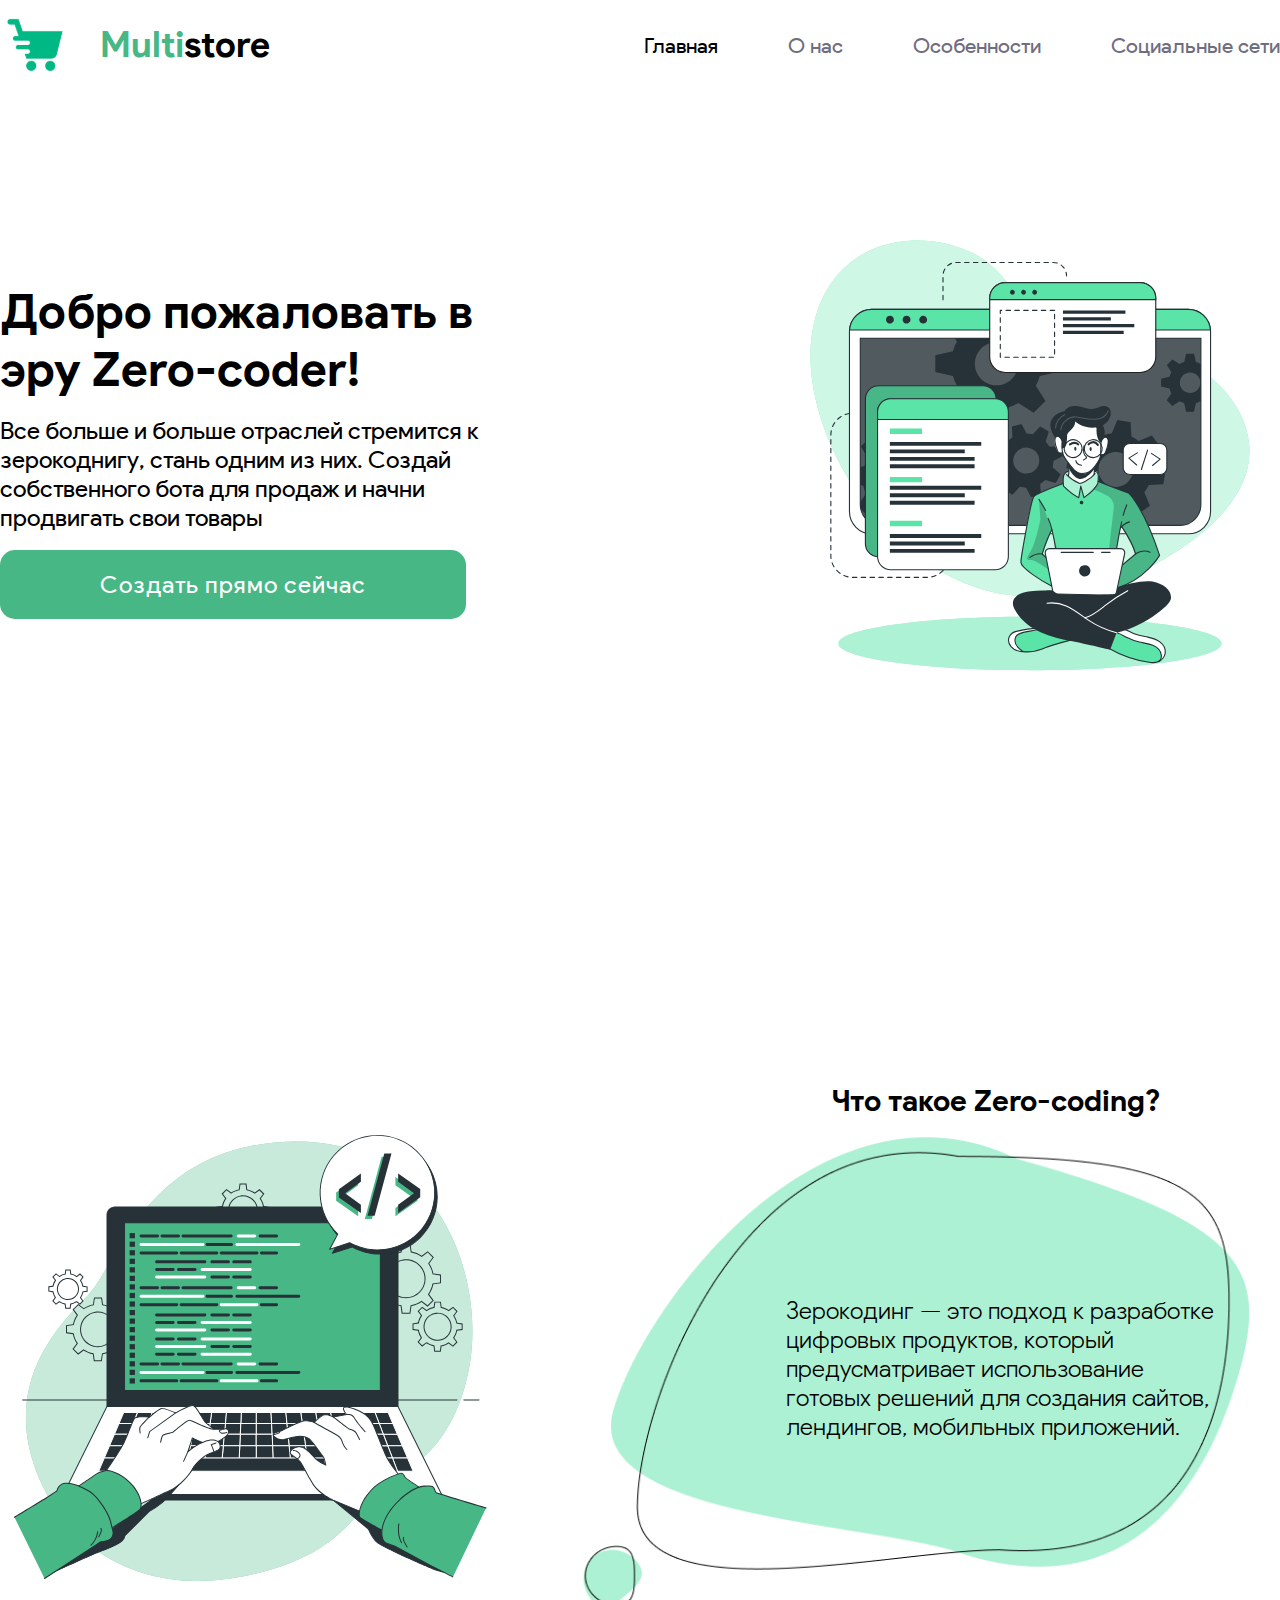
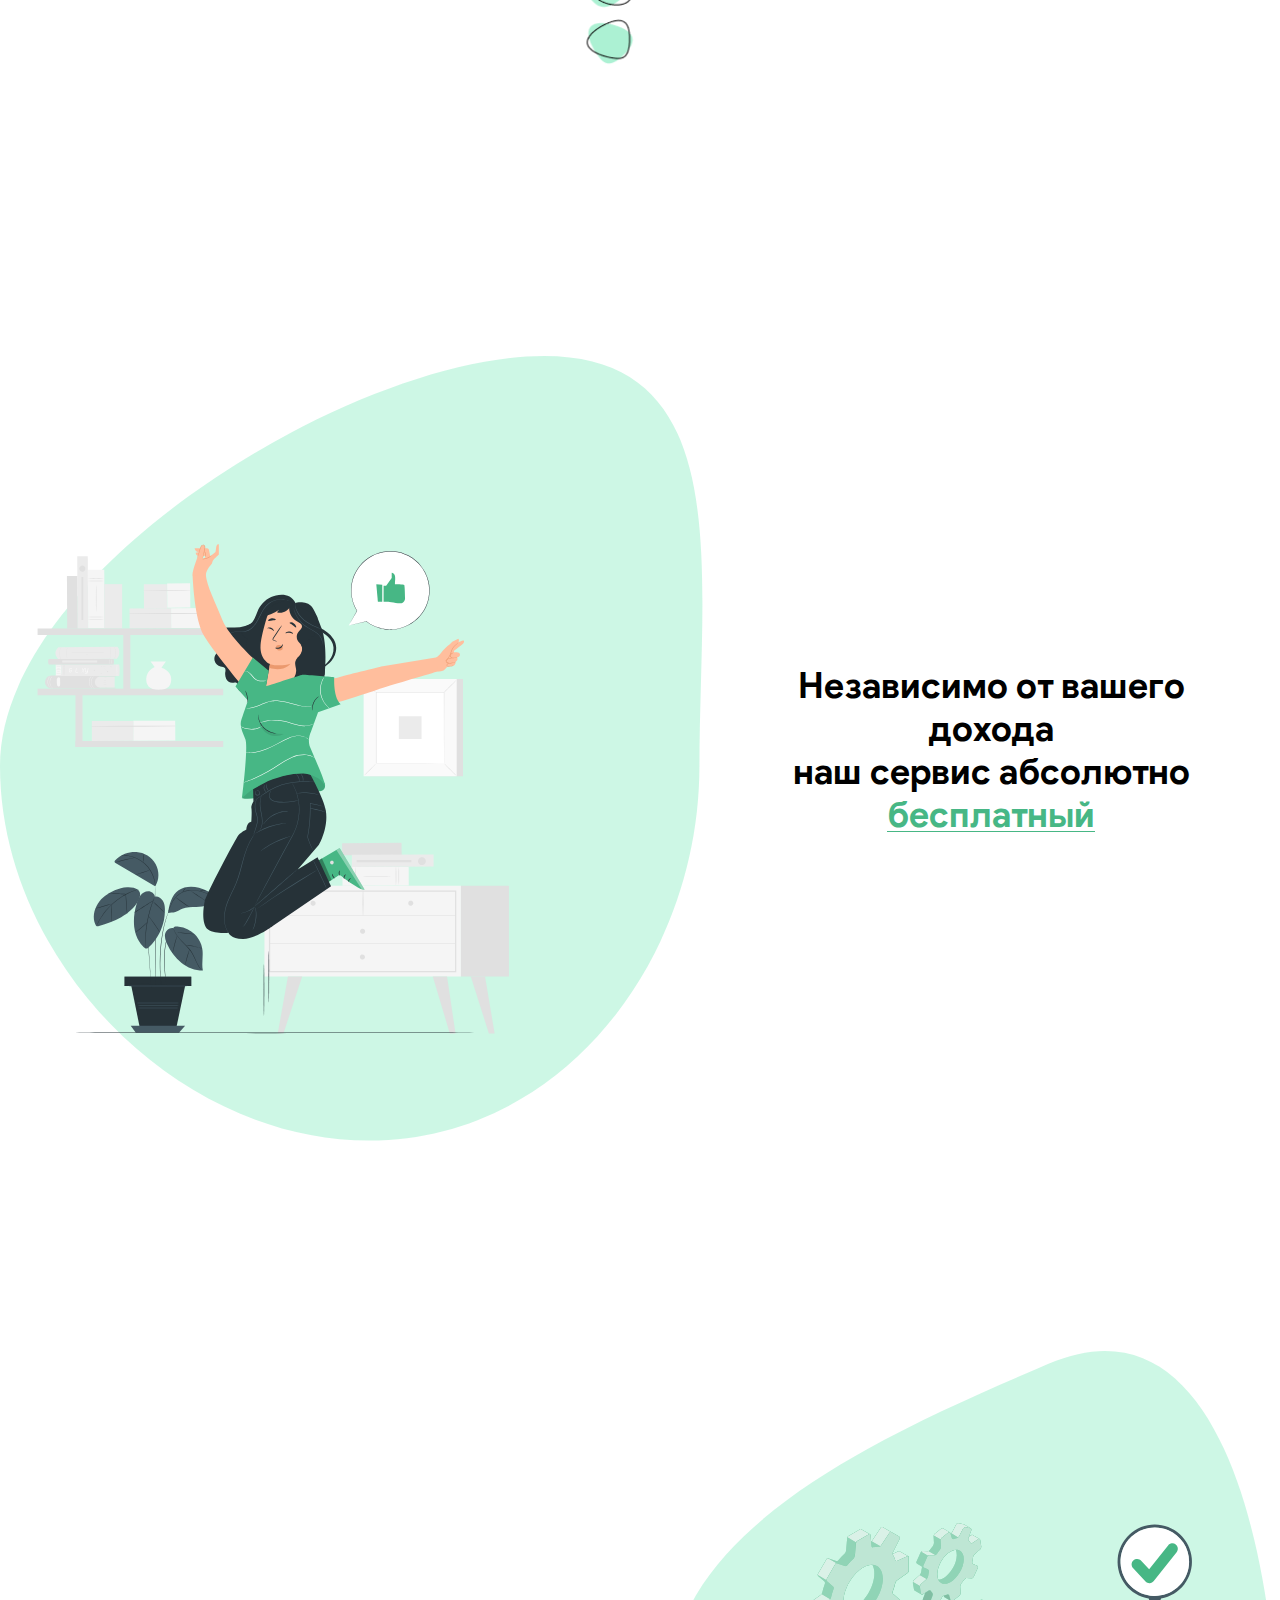
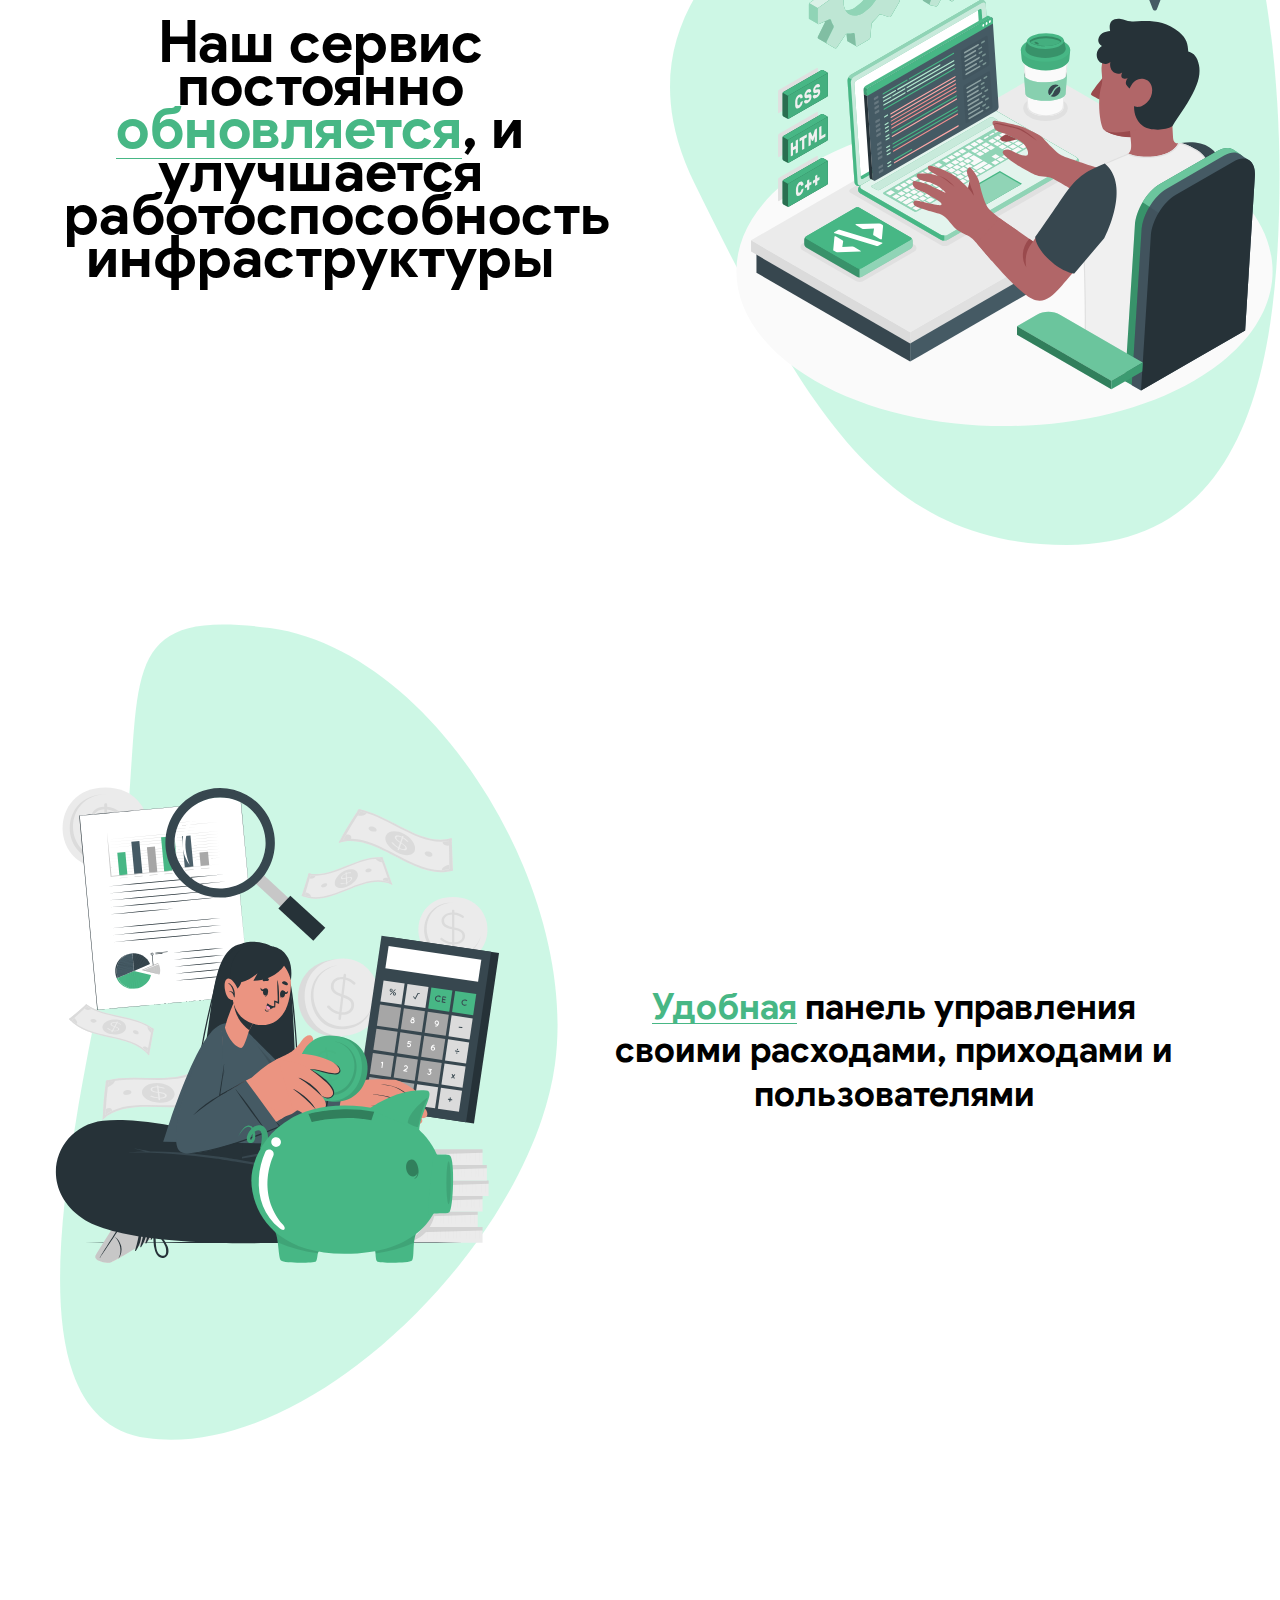
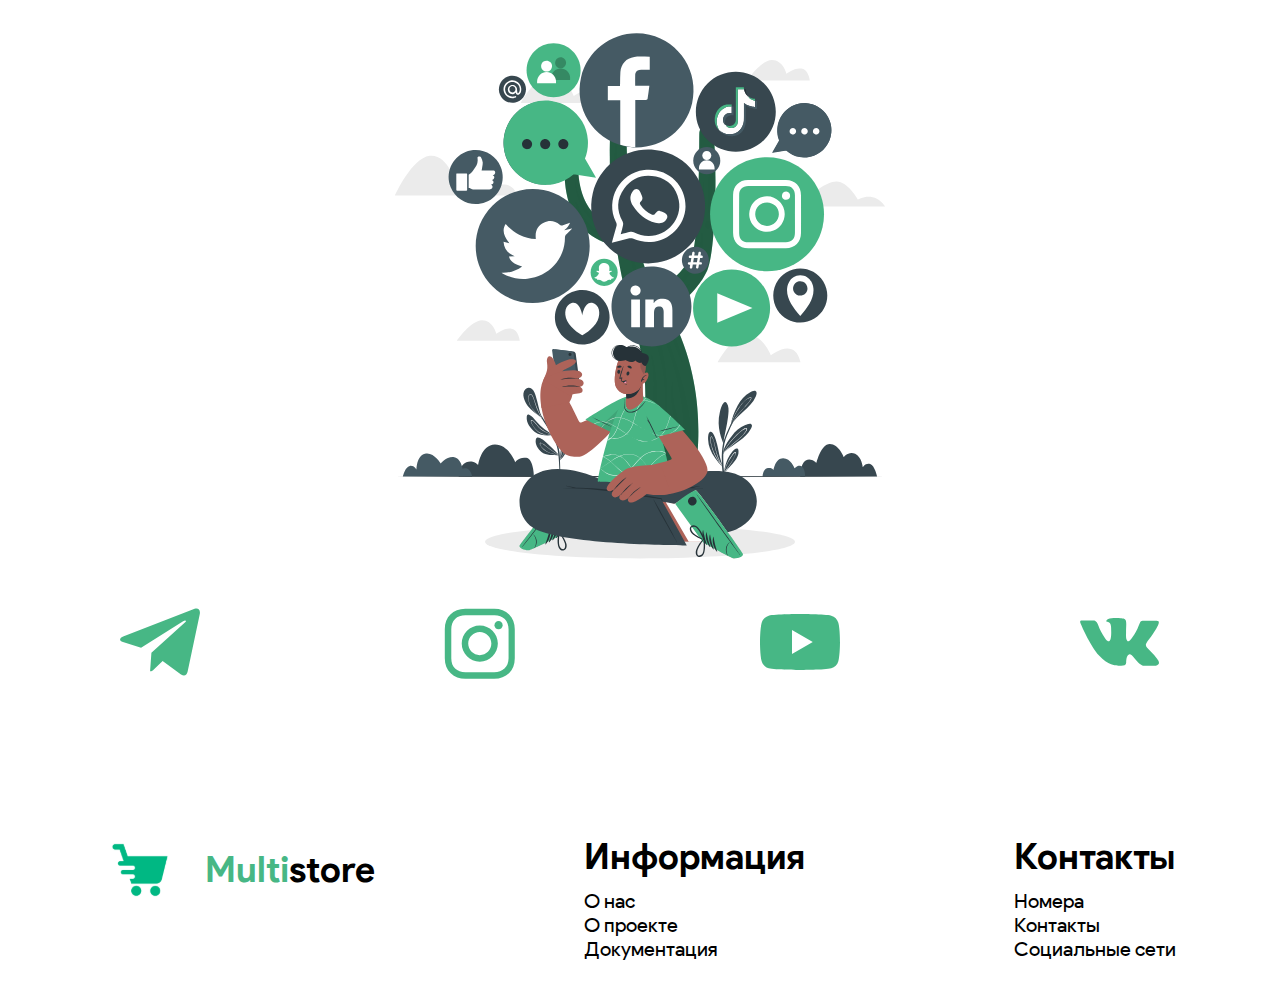
<file: index.html>
<!DOCTYPE html>
<html lang="en">
  <head>
    <meta charset="UTF-8" />
    <meta http-equiv="X-UA-Compatible" content="IE=edge" />
    <meta name="viewport" content="width=device-width, initial-scale=1.0" />
    <title>Multishop</title>
    <link rel="stylesheet" href="assets/css/style.css" />
  </head>
  <body>
    <nav class="nav__fixed">
      <header class="site-header container header-fixed">
        <a href="#" class="logo">
          <img src="assets/images/logo.svg" alt="logo img" class="logo-img" />
          <p class="logo-text">Multi<span>store</span></p>
        </a>
        <ul class="navigation">
          <li><a href="#home" class="site-menu active">Главная</a></li>
          <li><a href="#about" class="site-menu">О нас</a></li>
          <li><a href="#peculiarities" class="site-menu">Особенности</a></li>
          <li><a href="#social" class="site-menu">Социальные сети</a></li>
        </ul>
      </header>
    </nav>
    <main class="main container">
      <section class="welcome" id="home">
        <div class="welcome-info">
          <h2 class="welcome-info-title">
            Добро пожаловать в <br />
            эру Zero-coder!
          </h2>
          <p class="welcome-info-desc">
            Все больше и больше отраслей стремится к зерокоднигу, стань одним из
            них. Создай собственного бота для продаж и начни продвигать свои
            товары
          </p>
          <a href="assets/pages/singin.html" class="btn btn-welcome"
            >Создать прямо сейчас</a
          >
        </div>
        <div class="welcome-img-box">
          <img
            src="assets/images/Developer activity-bro 1.svg"
            alt="Developer activity-bro"
            class="welcome-img"
          />
        </div>
      </section>
      <section id="about" class="about">
        <h2 class="about-title">
          Что такое <br />
          Zero-coding?
        </h2>
        <div class="about-info-box">
          <div class="about-img-box">
            <img
              src="assets/images/Hand coding-bro 1.svg"
              alt="coding bro"
              class="about-img"
            />
          </div>
          <div class="about-info">
            <p class="about-info-desc">
              Зерокодинг — это подход к разработке цифровых продуктов, который
              предусматривает использование готовых решений для создания сайтов,
              лендингов, мобильных приложений.
            </p>
          </div>
        </div>
      </section>
      <section id="peculiarities" class="peculiarities">
        <div class="free">
          <div class="free-img-box">
            <img src="assets/images/illustration.svg" alt="" />
          </div>
          <div class="free-info">
            <p>
              Независимо от вашего дохода <br />
              наш сервис абсолютно
              <span class="link-span">бесплатный</span>
            </p>
          </div>
        </div>
        <div class="updates">
          <div class="updates-info">
            <p class="updates-info-desc">
              Наш сервис постоянно <span class="link-span">обновляется</span>, и
              улучшается работоспособность инфраструктуры
            </p>
          </div>
          <div class="updates-img-box">
            <img src="assets/images/coder-bro.svg" alt="coder" />
          </div>
        </div>
        <div class="convenience">
          <div class="convenience-img">
            <img src="assets/images/money.svg" alt="finance" />
          </div>
          <div class="convenience-info">
            <p class="convenience-info-desc">
              <span class="link-span">Удобная</span> панель управления своими
              расходами, приходами и пользователями
            </p>
          </div>
        </div>
      </section>
      <section id="social" class="social">
        <div class="social-img-box">
          <img src="assets/images/Social tree-cuate 1.svg" alt="social" />
        </div>
        <div class="social-links">
          <div>
              <a href="#">
                <img src="assets/images/Vector.svg" alt="telegram" />
              </a>
            <p>Telegram</p>
          </div>
          <div>
            <a href="#">
              <img src="assets/images/Vector-1.svg" alt="Instagram" />
            </a>
          <p>Instagram</p>
        </div>
        <div>
          <a href="#">
            <img src="assets/images/Vector-2.svg" alt="Youtube" />
          </a>
        <p>YouTube</p>
      </div>
      <div>
        <a href="#">
          <img src="assets/images/Vector-3.svg" alt="Vkontakte" />
        </a>
      <p>Vkontakte</p>
    </div>
        </div>
      </section>
    </main>
    <footer class="container">
      <a href="#" class="logo">
        <img src="assets/images/logo.svg" alt="logo img" class="logo-img" />
        <p class="logo-text">Multi<span>store</span></p>
      </a>
      <div class="ft-nav-1">
        <h3 class="ft-heading">Информация</h3>
        <ul class="ft-nav">
          <li><a href="#" class="link-hover">О нас</a></li>
          <li><a href="#" class="link-hover">О проекте</a></li>
          <li><a href="#" class="link-hover">Документация</a></li>
        </ul>
      </div>
      <div class="ft-nav-2">
        <h3 class="ft-heading">Контакты</h3>
        <ul class="ft-nav">
          <li><a href="#" class="link-hover">Номера</a></li>
          <li><a href="#" class="link-hover">Контакты</a></li>
          <li><a href="#" class="link-hover">Социальные сети</a></li>
        </ul>
      </div>
    </footer>

    <script src="assets/js/app.js"></script>
  </body>
</html>
</file>
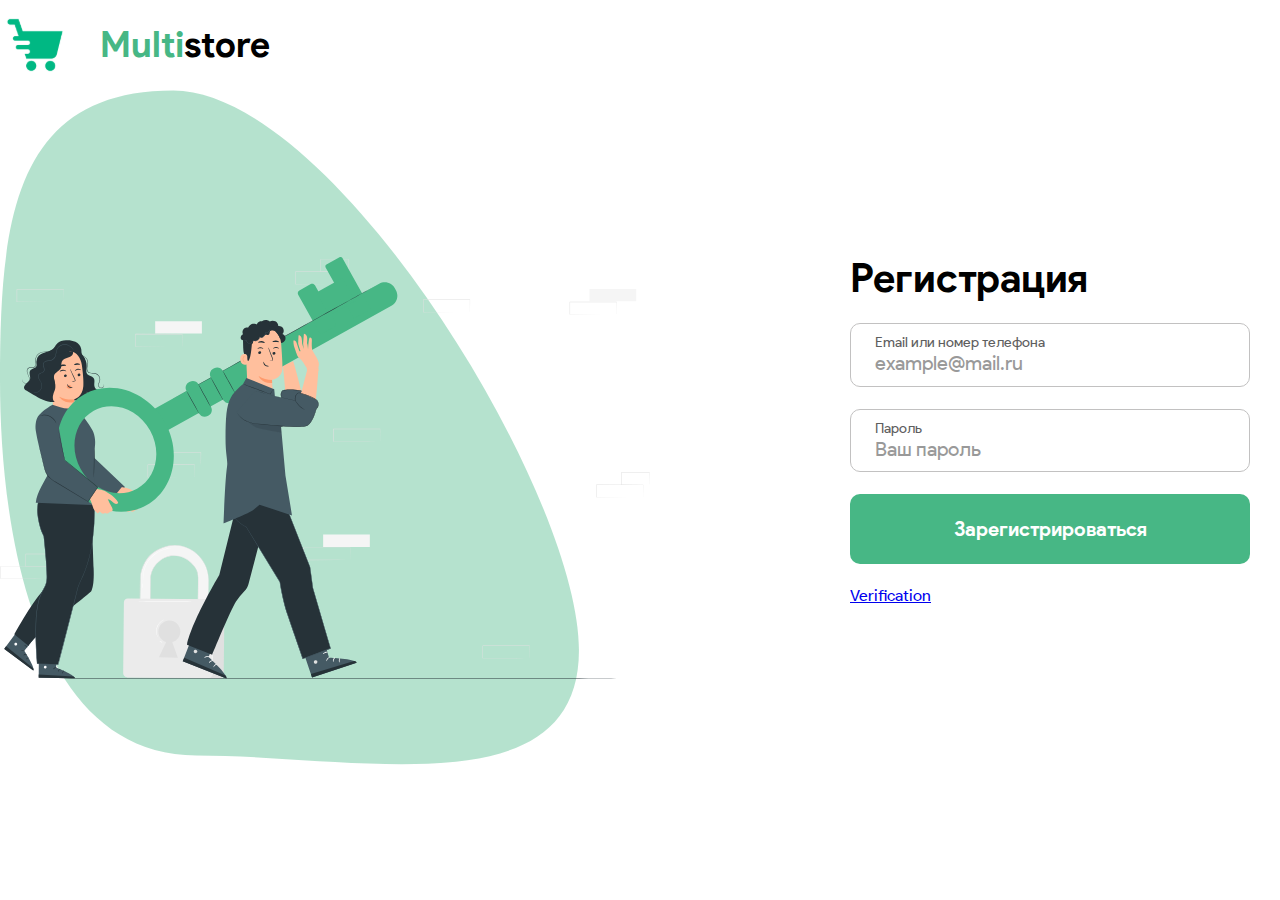
<file: assets/pages/signup.html>
<!DOCTYPE html>
<html lang="en">
  <head>
    <meta charset="UTF-8" />
    <meta http-equiv="X-UA-Compatible" content="IE=edge" />
    <meta name="viewport" content="width=device-width, initial-scale=1.0" />
    <title>Sign In</title>
    <link rel="stylesheet" href="../css/style.css" />
  </head>
  <body>
    <div class="wrapper signup">
      <header class="site-header container">
        <a href="#" class="logo">
          <img src="../images/logo.svg" alt="logo img" class="logo-img" />
          <p class="logo-text">Multi<span>store</span></p>
        </a>
      </header>

      <main class="account__main container">
        <div class="account__illustration">
          <img
            width="650"
            src="../images/Signin/illustration.svg"
            alt="illustration"
          />
        </div>
        <div class="account__main-info">
          <h2 class="account__main-heading">Регистрация</h2>
          <form class="account__form">
            <div class="account__input-control">
              <label for="email">Email или номер телефона</label>
              <input type="email" placeholder="example@mail.ru" />
            </div>
            <div class="account__input-control">
              <label for="password">Пароль</label>
              <input type="password" placeholder="Ваш пароль" />
            </div>
            <button class="btn submit">Зарегистрироваться</button>
            <a href="verification.html" target="_blank">Verification</a>
          </form>
        </div>
      </main>
    </div>
  </body>
</html>
</file>
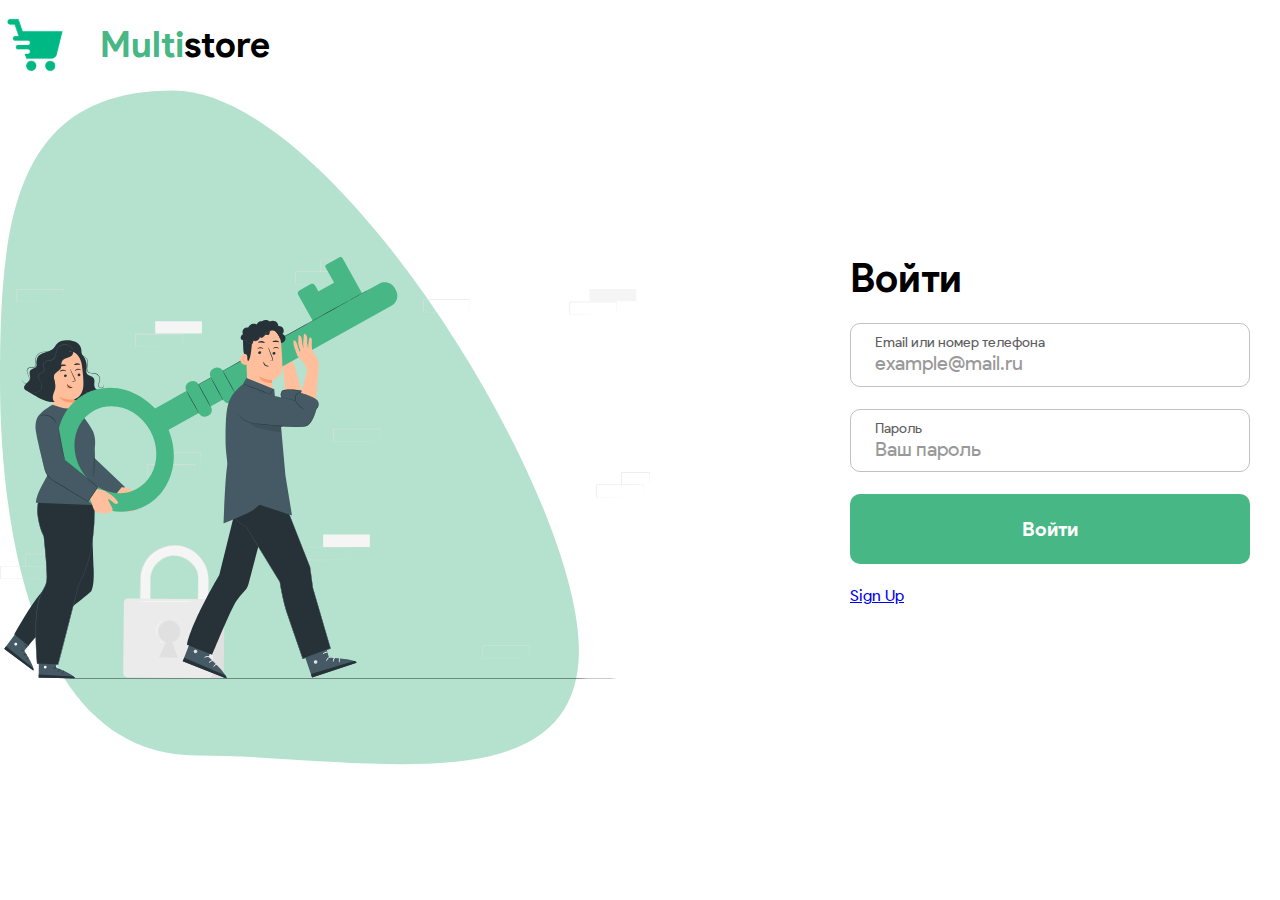
<file: assets/pages/singin.html>
<!DOCTYPE html>
<html lang="en">
  <head>
    <meta charset="UTF-8" />
    <meta http-equiv="X-UA-Compatible" content="IE=edge" />
    <meta name="viewport" content="width=device-width, initial-scale=1.0" />
    <title>Sign In</title>
    <link rel="stylesheet" href="../css/style.css" />
  </head>
  <body>
    <div class="wrapper signin">
      <header class="site-header container">
        <a href="#" class="logo">
          <img src="../images/logo.svg" alt="logo img" class="logo-img" />
          <p class="logo-text">Multi<span>store</span></p>
        </a>
      </header>

      <main class="account__main container">
        <div class="account__illustration">
          <img
            width="650"
            src="../images/Signin/illustration.svg"
            alt="illustration"
          />
        </div>
        <div class="account__main-info">
          <h2 class="account__main-heading">Войти</h2>
          <form class="account__form">
            <div class="account__input-control">
              <label for="email">Email или номер телефона</label>
              <input type="email" placeholder="example@mail.ru" />
            </div>
            <div class="account__input-control">
              <label for="password">Пароль</label>
              <input type="password" placeholder="Ваш пароль" />
            </div>
            <button class="btn submit">Войти</button>
            <a href="signup.html">Sign Up</a>
          </form>
        </div>
      </main>
    </div>
  </body>
</html>
</file>
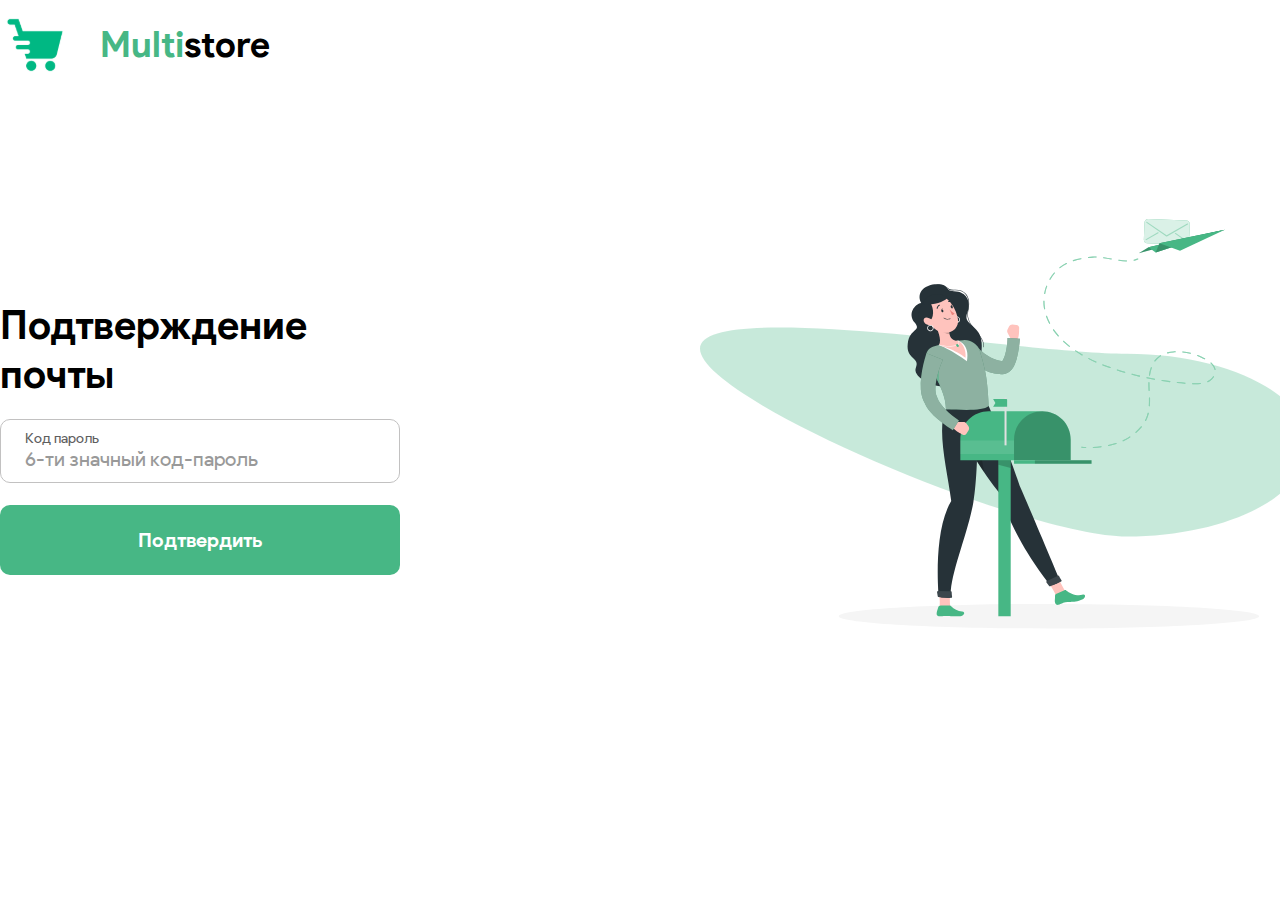
<file: assets/pages/verification.html>
<!DOCTYPE html>
<html lang="en">
  <head>
    <meta charset="UTF-8" />
    <meta http-equiv="X-UA-Compatible" content="IE=edge" />
    <meta name="viewport" content="width=device-width, initial-scale=1.0" />
    <title>Document</title>
    <link rel="stylesheet" href="../css/style.css" />
  </head>
  <body>
    <div class="wrapper verification">
      <header class="site-header container">
        <a href="#" class="logo">
          <img src="../images/logo.svg" alt="logo img" class="logo-img" />
          <p class="logo-text">Multi<span>store</span></p>
        </a>
      </header>

      <main class="account__main container">
        <div class="account__main-info">
          <h2 class="account__main-heading">Подтверждение почты</h2>
          <form class="account__form">
            <div class="account__input-control">
              <label for="email">Код пароль</label>
              <input type="email" placeholder="6-ти значный код-пароль" />
            </div>
            <button class="btn submit">Подтвердить</button>
          </form>
        </div>
        <div class="account__illustration">
          <img
            width="620"
            src="../images/Verification/illustration.svg"
            alt="illustration"
          />
        </div>
      </main>
      <a href="dashboard/categories.html"></a>
    </div>
  </body>
</html>
</file>
<file: assets/css/style.css>
@font-face {
  font-family: "Product Sans";
  src: url("../fonts/ProductSans-Medium.woff2") format("woff2"),
    url("../fonts/ProductSans-Medium.woff") format("woff");
  font-weight: 500;
  font-style: normal;
  font-display: swap;
}

@font-face {
  font-family: "Product Sans";
  src: url("../fonts/ProductSans-Regular.woff2") format("woff2"),
    url("../fonts/ProductSans-Regular.woff") format("woff");
  font-weight: normal;
  font-style: normal;
  font-display: swap;
}

@font-face {
  font-family: "Product Sans";
  src: url("../fonts/ProductSans-Thin.woff2") format("woff2"),
    url("../fonts/ProductSans-Thin.woff") format("woff");
  font-weight: 100;
  font-style: normal;
  font-display: swap;
}

@font-face {
  font-family: "Product Sans";
  src: url("../fonts/ProductSans-Black.woff2") format("woff2"),
    url("../fonts/ProductSans-Black.woff") format("woff");
  font-weight: 900;
  font-style: normal;
  font-display: swap;
}

@font-face {
  font-family: "Product Sans";
  src: url("../fonts/ProductSans-Bold.woff2") format("woff2"),
    url("../fonts/ProductSans-Bold.woff") format("woff");
  font-weight: bold;
  font-style: normal;
  font-display: swap;
}

@font-face {
  font-family: "Product Sans";
  src: url("../fonts/ProductSans-Light.woff2") format("woff2"),
    url("../fonts/ProductSans-Light.woff") format("woff");
  font-weight: 300;
  font-style: normal;
  font-display: swap;
}
* {
  margin: 0;
  padding: 0;
  box-sizing: border-box;
}
html {
  font-size: 62.5%;
  scroll-behavior: smooth;
}
body {
  font-family: "Product Sans";
  font-size: 1.6rem;
}
.container {
  max-width: 1400px;
  margin: auto;
}
.site-header {
  padding: 1rem 0;
  background-color: #fff;
  display: flex;
  align-items: center;
  justify-content: space-between;
}
.nav__fixed {
  width: 100%;
  position: fixed;
  top: 0;
  left: 0;
  right: 0;
  z-index: 2;
  transition: 300ms;
}
.nav__fixed.scroll {
  box-shadow: 0 3px 3px rgba(0, 0, 0, 0.3);
}
.logo {
  display: flex;
  align-items: center;
  justify-content: flex-start;
  gap: 3rem;
  text-decoration: none;
}
.logo-img {
  width: 7rem;
  height: 7rem;
}
.logo-text {
  text-decoration: none;
  color: #47b785;
  font-size: 3.6rem;
  font-weight: 700;
  line-height: 4.36rem;
}
.logo-text span {
  color: #000;
}
.site-header .navigation {
  display: flex;
  align-items: center;
  gap: 7rem;
  list-style: none;
}
.site-menu {
  text-decoration: none;
  color: #6f6d80;
  line-height: 2.9rem;
  font-size: 2.1rem;
  font-weight: 400;
}
.site-menu.active {
  color: #000;
}
.welcome {
  height: 100vh;
  display: flex;
  align-items: center;
  justify-content: space-between;
}
.welcome-info {
  width: 50%;
}
.welcome-img-box img {
  width: 50rem;
  height: 50rem;
}
.welcome-info-title {
  font-weight: 700;
  font-size: 4.8rem;
  line-height: 5.8rem;
}
.welcome-info-desc {
  font-weight: 400;
  font-size: 2.4rem;
  line-height: 2.9rem;
  margin: 1.8rem 0;
  width: 80%;
}
.btn {
  outline: none;
  cursor: pointer;
  font-family: "Product Sans";
}
.btn-welcome {
  text-decoration: none;
  display: inline-block;
  padding: 2rem 10rem;
  font-weight: 400;
  letter-spacing: 1px;
  font-size: 2.4rem;
  line-height: 2.9rem;
  background-color: #47b785;
  color: #fff;
  border: 0;
  border-radius: 1.5rem;
}
.about {
  height: 100vh;
  display: flex;
  flex-direction: column;
  justify-content: center;
}
.about-title {
  font-weight: 700;
  font-size: 3rem;
  text-align: right;
  margin-right: 12rem;
  transform: translateY(5rem);
}
.about-title br {
  display: none;
}
.about-info-box {
  display: flex;
  align-items: center;
  justify-content: space-between;
  background: url("../images/back.png");
  background-size: contain;
  background-repeat: no-repeat;
  background-position: right center;
  min-height: 60rem;
}
.about-info {
  width: 50%;
}
.about-img {
  width: 50rem;
  height: 50rem;
}
.about-info-desc {
  font-size: 2.4rem;
  font-weight: 300;
  line-height: 2.9rem;
  width: 70%;
  transform: translateX(5rem);
  margin: auto;
}
.free {
  height: 100vh;
  margin: 10rem 0;
  display: flex;
  align-items: center;
  justify-content: space-between;
}
.free-info {
  width: 50%;
}
.free p {
  width: 90%;
  margin: auto;
  font-size: 3.6rem;
  font-weight: 700;
  line-height: 4.3rem;
  text-align: center;
}
.updates {
  height: 100vh;
  display: flex;
  align-items: center;
  justify-content: space-between;
}
.updates-info {
  width: 50%;
}
.updates-info-desc {
  width: 80%;
  margin: auto;
  font-size: 3.6em;
  font-weight: 700;
  line-height: 4.3rem;
  text-align: center;
}
.link-span {
  color: #47b785;
  position: relative;
}
.link-span::after {
  content: "";
  position: absolute;
  bottom: 0.4rem;
  left: 0;
  width: 100%;
  height: 1px;
  background-color: #47b785;
}
.convenience {
  display: flex;
  align-items: center;
  height: 100vh;
}
.convenience-info-desc {
  width: 85%;
  font-weight: 700;
  font-size: 3.6rem;
  line-height: 4.36rem;
  text-align: center;
}
.social {
  height: 100vh;
  display: flex;
  flex-direction: column;
  justify-content: center;
  align-items: center;
}
.social-links {
  display: flex;
  justify-content: space-around;
  align-items: center;
  width: 100%;
}
.social-links>div{
  width: 10rem;
  height: 10rem;
  text-align: center;
}
.social-links img{
  width: 8rem;
  height: 8rem;
  transition: all .7s ease-out;
}
.social-links>div p{
  font-weight: 300;
  font-size: 2rem;
  opacity: 0;
  transition: all .8s ease;
}
.social-links>div:hover img{
  transform: translateY(-1rem);
}
.social-links>div:hover p{
  opacity: 1;
}
footer.container {
  display: flex;
  align-items: flex-start;
  justify-content: space-around;
  padding: 3.5rem 0;
}
.ft-nav {
  list-style: none;
  display: flex;
  flex-direction: column;
}
.ft-heading {
  font-size: 3.6rem;
  font-weight: 700;
  line-height: 4.36rem;
  margin-bottom: 1rem;
}
.ft-nav a {
  text-decoration: none;
  color: #000;
  font-size: 2rem;
  font-weight: 400;
  transition: 300ms;
}
.link-hover:hover {
  color: #47b785;
}
/* Sign In Page */
.wrapper {
  height: 100vh;
}
.account__main {
  display: flex;
  align-items: center;
}
.verification .account__main {
  margin-top: 7.5rem;
}
.account__illustration {
  margin-right: 10rem;
}
.verification .account__illustration {
  margin-right: 0;
  margin-left: 15rem;
}
.account__main-heading {
  font-weight: 700;
  font-size: 4rem;
  line-height: 4.85rem;
  margin-bottom: 2.1rem;
}
.account__main-info {
  margin-left: 10rem;
}
.verification .account__main-info {
  margin-left: 0;
  margin-right: 15rem;
}
.account__form {
  display: flex;
  flex-direction: column;
  gap: 2.2rem;
  width: 40rem;
}
.account__input-control {
  width: inherit;
  display: flex;
  flex-direction: column;
  padding: 1rem 2.4rem;
  border: 1px solid #c2c1c1;
  border-radius: 1rem;
}
.account__form label {
  font-weight: 400;
  font-size: 1.4rem;
  line-height: 1.7rem;
  font-family: "Product Sans";
  color: #5e5e5e;
}
.account__form input {
  font-weight: 400;
  font-size: 2rem;
  line-height: 2.45rem;
  font-family: "Product Sans";
  border: none;
  outline: none;
}
.account__form input::placeholder {
  font-weight: 400;
  font-size: 2rem;
  line-height: 2.45rem;
  color: #999;
}
.account__form .submit {
  background-color: #47b785;
  width: 100%;
  padding: 2.3rem 0;
  font-weight: 700;
  font-size: 2rem;
  line-height: 2.4rem;
  color: #fff;
  border: 0;
  border-radius: 1rem;
}
/* Mobile */
@media (max-width: 450px) {
  .container {
    padding: 0 2.5rem;
  }
  .site-header {
    padding: 0.5rem 0;
  }
  .site-header .navigation {
    display: none;
  }
  .logo {
    gap: 0.8rem;
    margin: 0 auto;
  }
  .nav__fixed {
    width: 100%;
  }
  .logo-img {
    width: 4rem;
    height: 4rem;
  }
  .logo-text {
    font-size: 1.8rem;
    line-height: 1.95rem;
  }
  .welcome {
    height: calc(100vh + 4rem);
    flex-direction: column-reverse;
    justify-content: center;
    gap: 2rem;
  }
  .welcome-img-box img {
    width: 25rem;
    height: 25rem;
  }
  .welcome-info {
    width: 100%;
    text-align: center;
  }
  .welcome-info-title {
    font-size: 2.8rem;
    line-height: 2.9rem;
  }
  .welcome-info-desc {
    width: 100%;
    font-size: 1.6rem;
    line-height: 1.7rem;
    margin: 1.2rem 0 2rem 0;
  }
  .btn-welcome {
    width: 100%;
    padding: 1.5rem 0;
    border-radius: 0.6rem;
    font-size: 1.6rem;
    line-height: 1.7rem;
  }
  .about {
    height: 110vh;
    padding-top: 3rem;
  }
  .about-title {
    font-size: 2.8rem;
    line-height: 2.9rem;
    text-align: center;
    margin: 0 auto 1.5rem;
    transform: unset;
  }
  .about-title br {
    display: block;
  }
  .about-info-box {
    background: unset;
    flex-direction: column-reverse;
    min-height: 65rem;
  }
  .about-img {
    width: 100%;
    height: unset;
  }
  .about-info {
    flex-basis: 70%;
    width: 100%;
    background: url("../images/bg\ mob.svg");
    background-position: center 60%;
    background-size: 125%;
    display: flex;
    justify-content: center;
    align-items: center;
  }
  .about-info-desc {
    font-size: 1.3rem;
    line-height: 1.45rem;
    transform: translate(2rem, -2rem);
  }
  .free {
    margin: 0;
    flex-direction: column-reverse;
    justify-content: center;
    gap: 4rem;
  }
  .free-info {
    width: 100%;
  }
  .free p {
    width: 100%;
    font-size: 2.4rem;
    line-height: 2.9rem;
  }
  .free p br {
    display: none;
  }
  .free-img-box img {
    height: 33.5rem;
  }
  .updates {
    flex-direction: column;
    justify-content: center;
    gap: 4rem;
  }
  .updates-info {
    width: 100%;
  }
  .updates-info-desc {
    width: 100%;
    font-size: 2.4rem;
    line-height: 2.9rem;
  }
  .updates-img-box img {
    width: 100%;
  }
  .convenience {
    flex-direction: column-reverse;
    justify-content: center;
    gap: 4rem;
  }
  .convenience-img img {
    width: 100%;
  }
  .convenience-info-desc {
    width: 95%;
    margin: 0 auto;
    font-size: 2.4rem;
    line-height: 2.9rem;
  }
  .social {
    gap: 4rem;
  }
  .social-img-box img {
    width: 100%;
  }
  .social-links>div{
    width: 5rem;
    height: 5rem;
  }
  .social-links img {
    width: 4rem;
    height: 4rem;
  }
  .social-links>div p{
    display: none;
  }
  footer.container {
    display: grid;
    grid-template-columns: repeat(12, 1fr);
    grid-template-rows: 1fr 3fr;
    justify-items: center;
  }
  footer .logo {
    grid-column: 1/13;
    grid-row: 1/2;
  }
  .ft-nav-1 {
    grid-column: 1/7;
    grid-row: 2/3;
  }
  .ft-nav-2 {
    grid-column: 7/13;
    grid-row: 2/3;
  }
  .ft-heading {
    font-size: 1.8rem;
    line-height: 2.9rem;
  }
  .ft-nav a {
    font-size: 1.6rem;
  }
}
</file>
